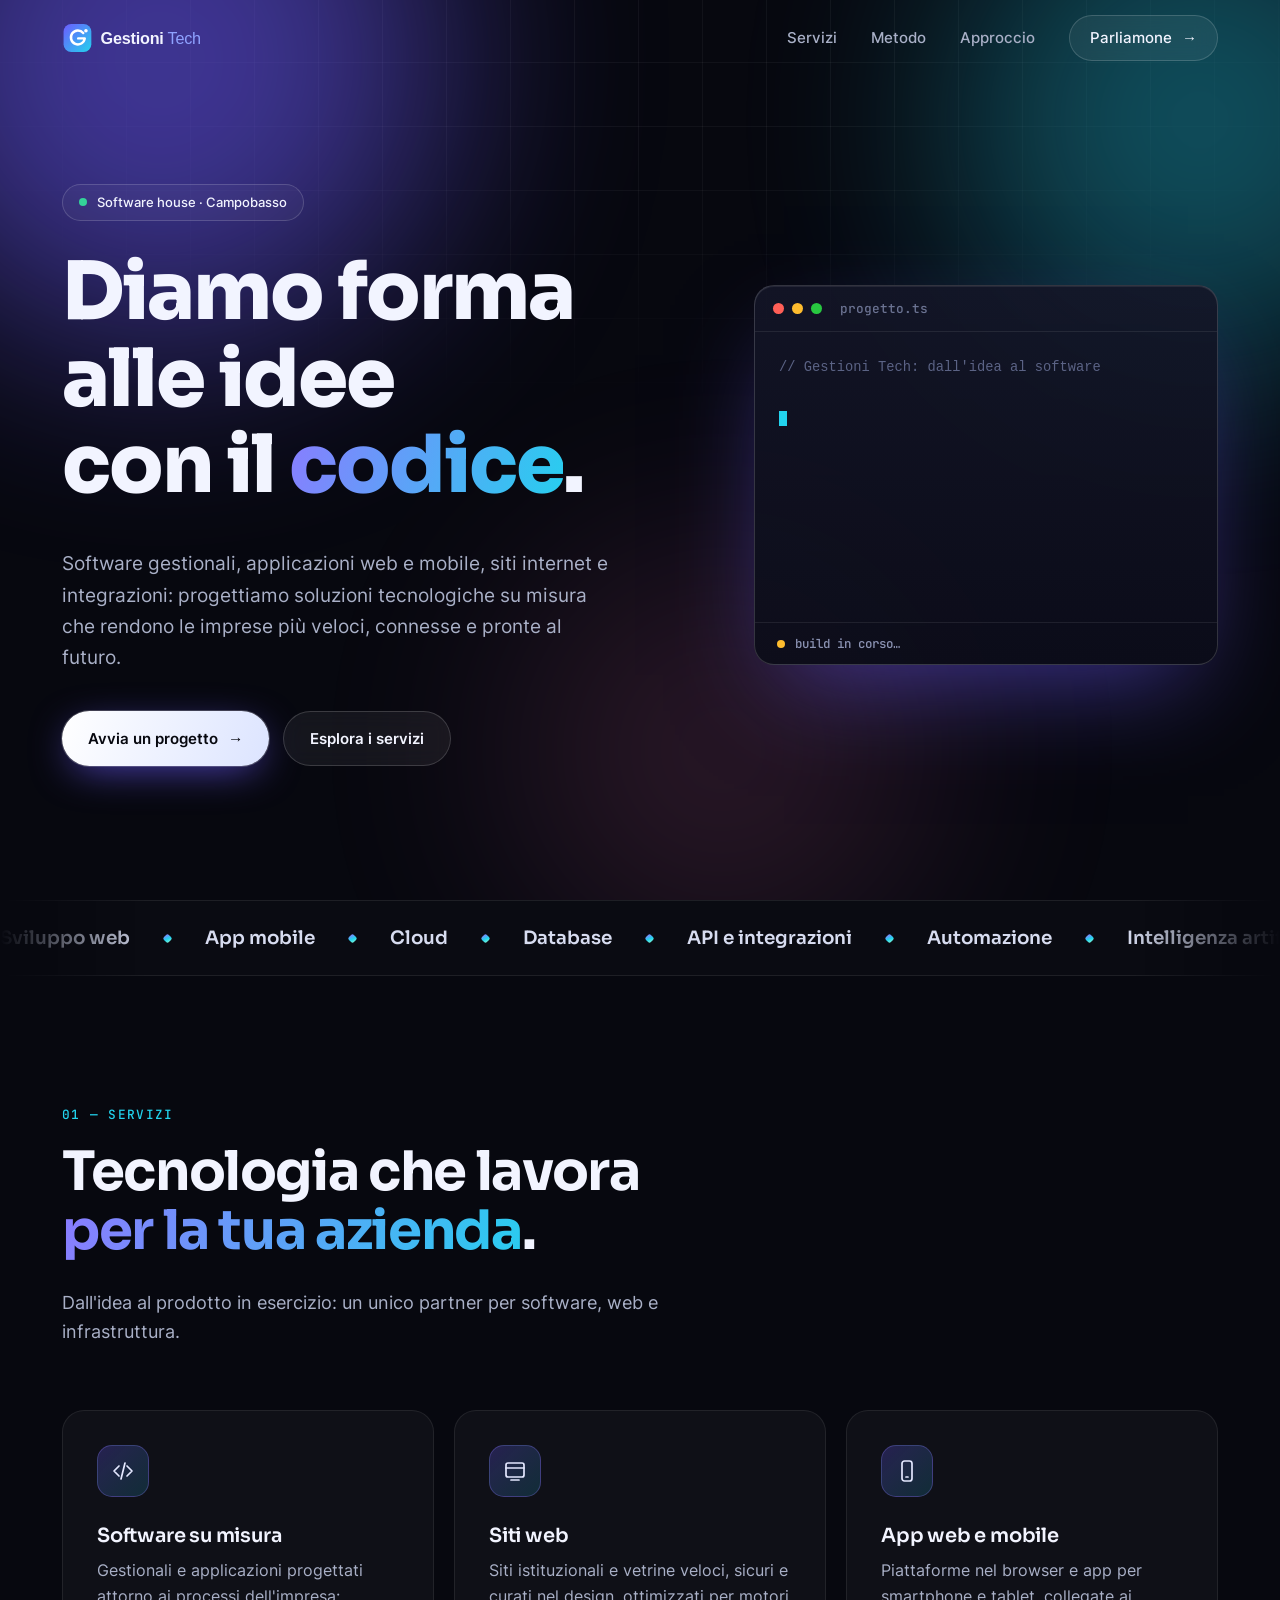
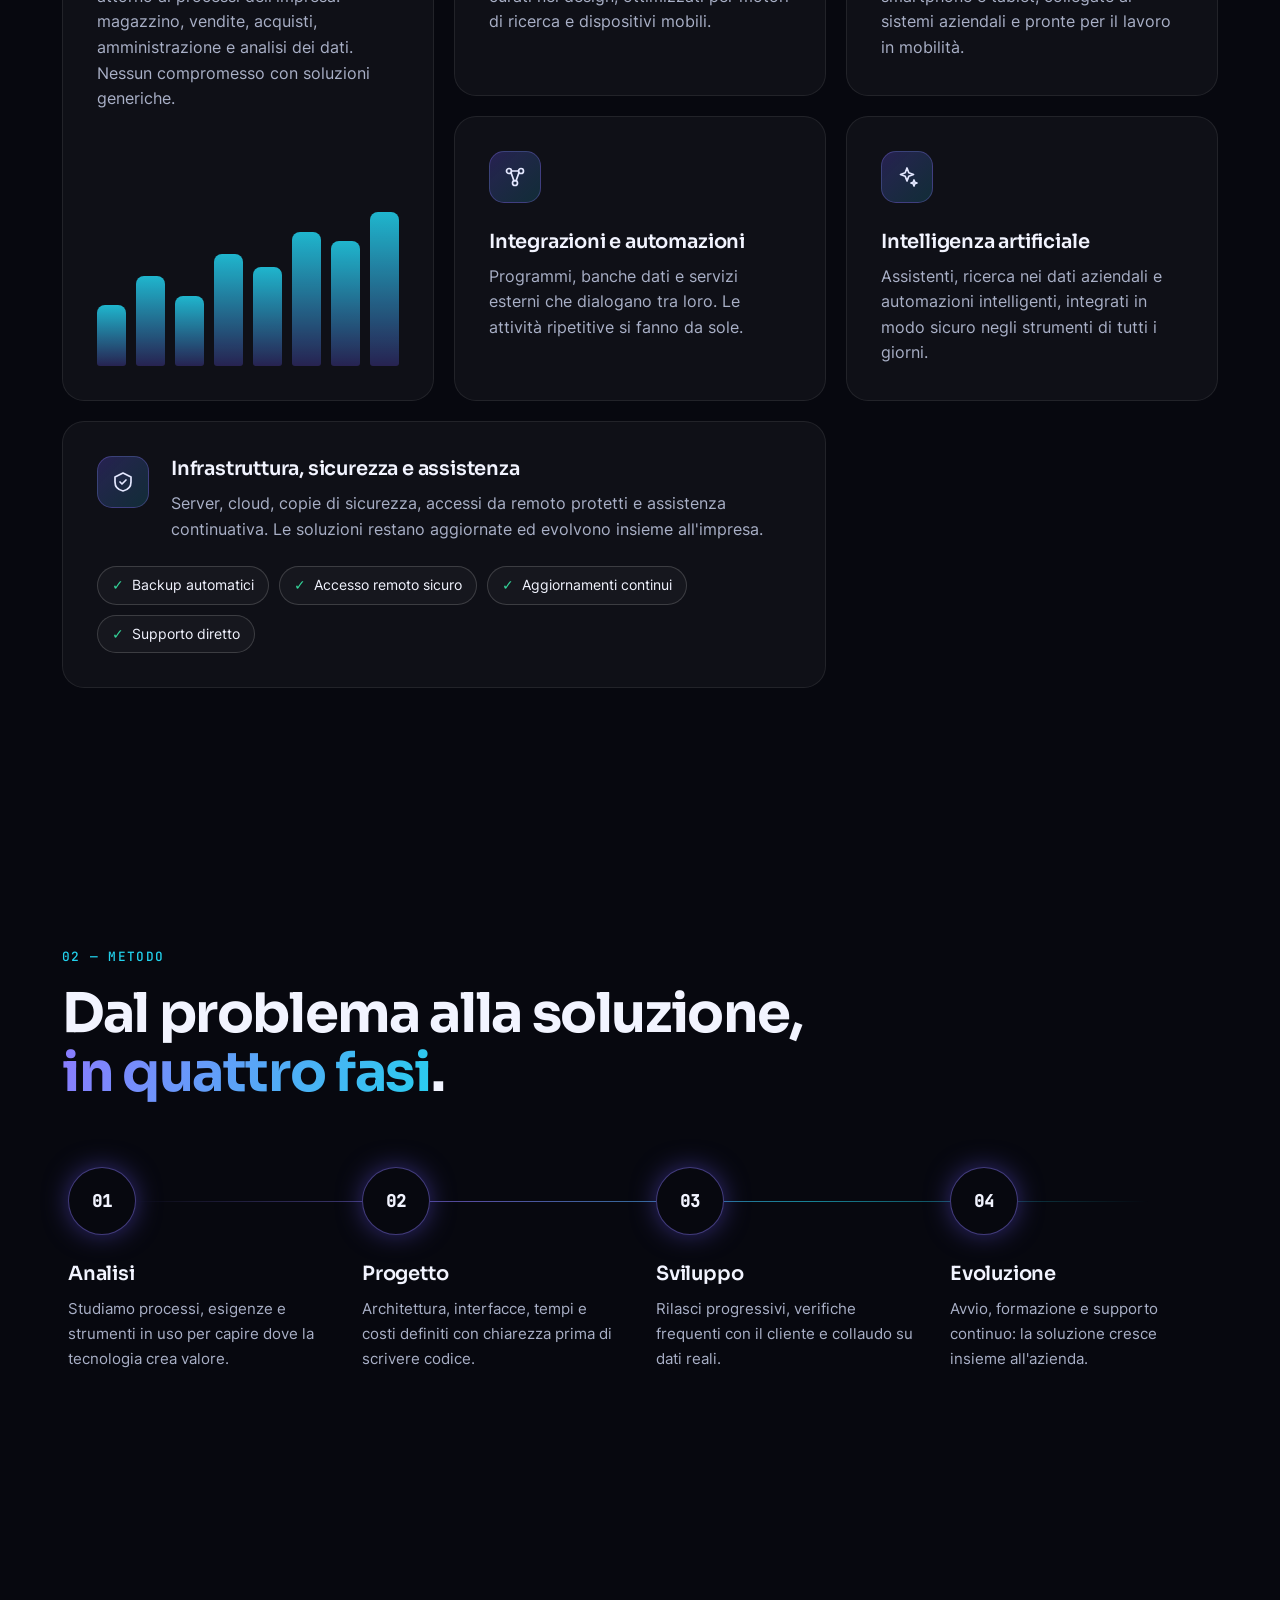
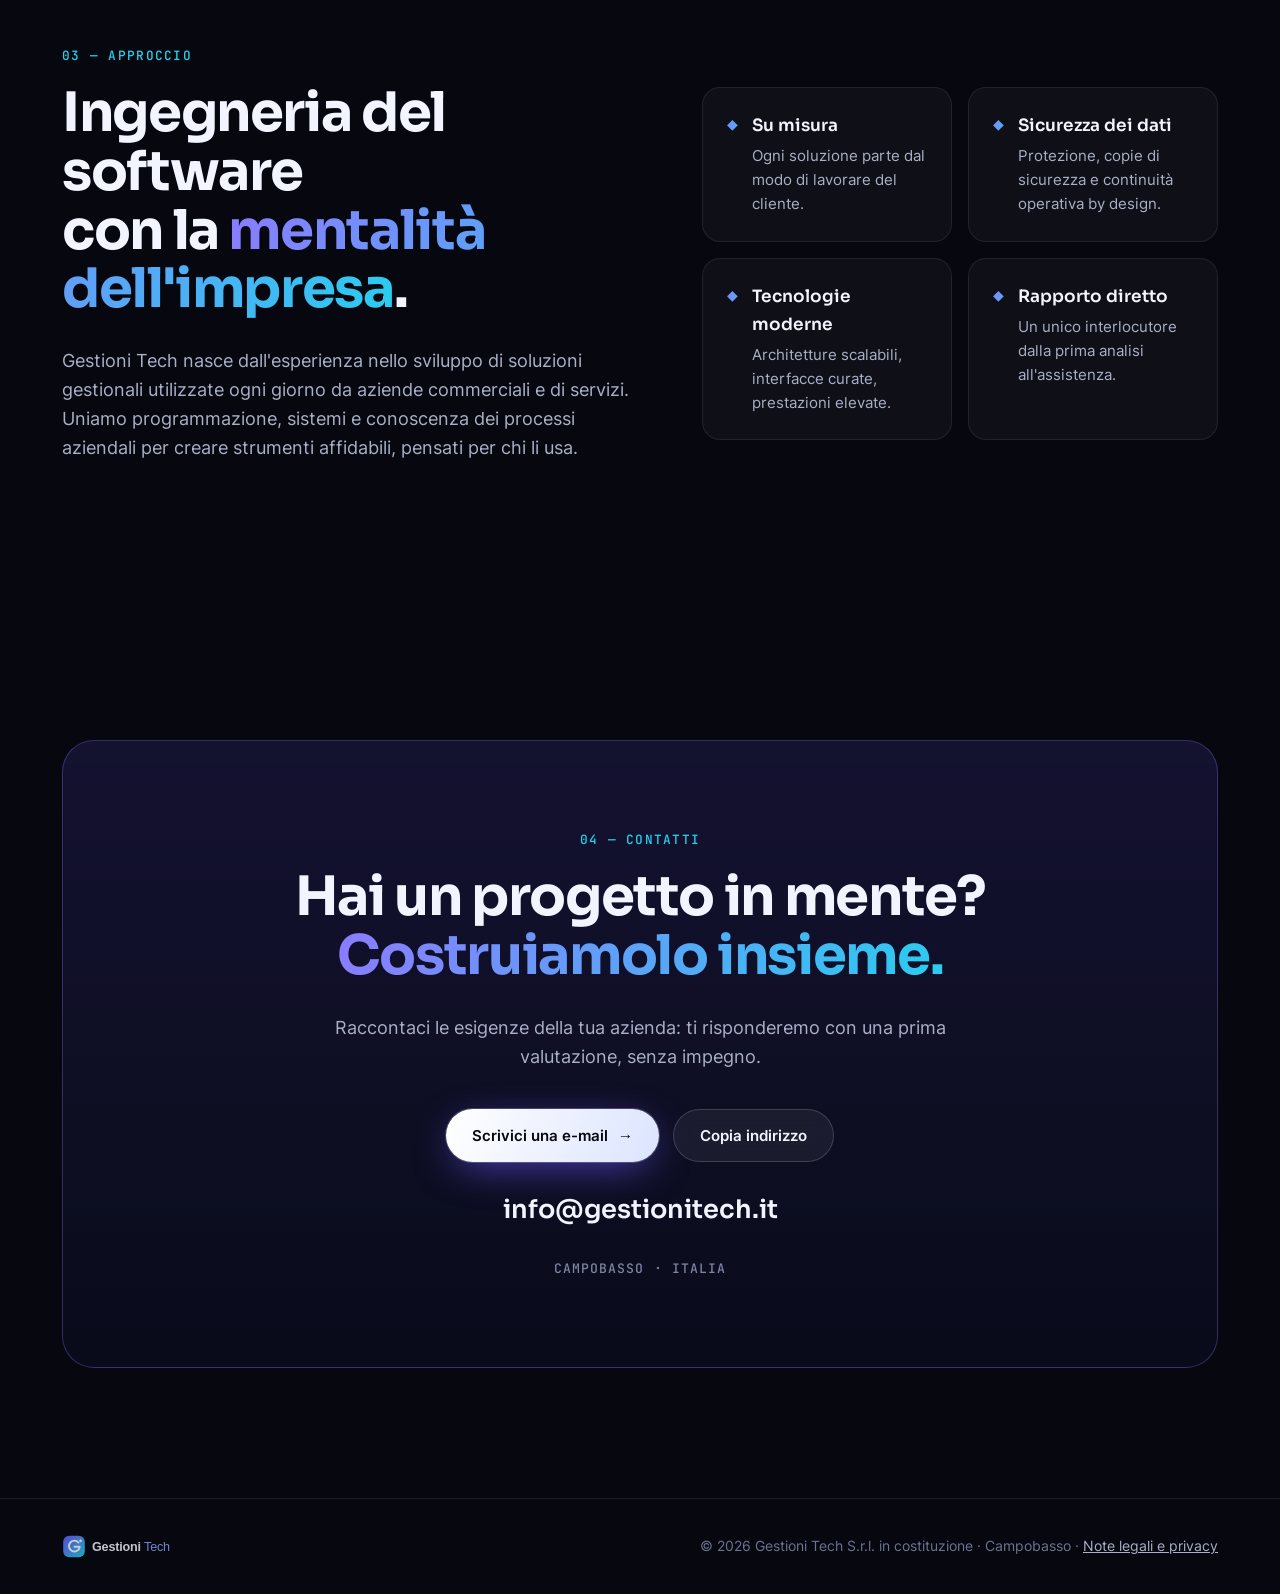
<file: index.html>
<!doctype html>
<html lang="it">
<head>
  <meta charset="utf-8">
  <meta name="viewport" content="width=device-width, initial-scale=1">
  <title>Gestioni Tech - Sviluppo software e soluzioni tecnologiche</title>
  <meta name="description" content="Gestioni Tech progetta e sviluppa software gestionali, applicazioni web e mobile, siti internet e soluzioni tecnologiche su misura per le imprese.">
  <meta name="theme-color" content="#07080F">
  <link rel="canonical" href="https://www.gestionitech.it/">
  <link rel="icon" href="img/logo.svg" type="image/svg+xml">
  <link rel="stylesheet" href="css/caratteri.css">
  <link rel="stylesheet" href="css/stile.css">
</head>
<body>

<div class="sfondo" aria-hidden="true">
  <div class="sfondo-griglia"></div>
  <div class="bagliore b1"></div>
  <div class="bagliore b2"></div>
  <div class="bagliore b3"></div>
</div>

<header class="testata" id="testata">
  <div class="contenitore testata-riga">
    <a href="#inizio" class="marchio"><img src="img/logo.svg" alt="Gestioni Tech" width="190" height="34"></a>
    <input type="checkbox" id="menu-apri" class="menu-apri" aria-label="Apri il menu">
    <label for="menu-apri" class="menu-pulsante" aria-hidden="true"><span></span></label>
    <nav class="menu">
      <a href="#servizi">Servizi</a>
      <a href="#metodo">Metodo</a>
      <a href="#approccio">Approccio</a>
      <a href="#contatti" class="pulsante pulsante-vetro">Parliamone <span class="freccia">&rarr;</span></a>
    </nav>
  </div>
</header>

<main id="inizio">

  <!-- Apertura -->
  <section class="apertura">
    <div class="contenitore apertura-griglia">
      <div class="apertura-testo">
        <p class="etichetta-pill rivela"><span class="punto"></span> Software house &middot; Campobasso</p>
        <h1 class="rivela">Diamo forma alle idee<br>con il <span class="sfumato">codice</span>.</h1>
        <p class="introduzione rivela">Software gestionali, applicazioni web e mobile, siti internet e integrazioni: progettiamo soluzioni tecnologiche su misura che rendono le imprese pi&ugrave; veloci, connesse e pronte al futuro.</p>
        <div class="azioni rivela">
          <a href="#contatti" class="pulsante pulsante-pieno">Avvia un progetto <span class="freccia">&rarr;</span></a>
          <a href="#servizi" class="pulsante pulsante-vetro">Esplora i servizi</a>
        </div>
      </div>

      <div class="terminale rivela" aria-hidden="true">
        <div class="terminale-barra">
          <span class="led r"></span><span class="led g"></span><span class="led v"></span>
          <span class="terminale-titolo">progetto.ts</span>
        </div>
        <pre class="terminale-codice"><code id="codice"></code><span class="cursore"></span></pre>
        <div class="terminale-stato">
          <span class="stato-punto"></span><span id="stato-testo">build in corso&hellip;</span>
        </div>
      </div>
    </div>
  </section>

  <!-- Nastro competenze -->
  <div class="nastro" aria-label="Competenze">
    <div class="nastro-pista">
      <span>Sviluppo web</span><i></i><span>App mobile</span><i></i><span>Cloud</span><i></i><span>Database</span><i></i><span>API e integrazioni</span><i></i><span>Automazione</span><i></i><span>Intelligenza artificiale</span><i></i><span>Sicurezza</span><i></i><span>UX / UI design</span><i></i>
      <span>Sviluppo web</span><i></i><span>App mobile</span><i></i><span>Cloud</span><i></i><span>Database</span><i></i><span>API e integrazioni</span><i></i><span>Automazione</span><i></i><span>Intelligenza artificiale</span><i></i><span>Sicurezza</span><i></i><span>UX / UI design</span><i></i>
    </div>
  </div>

  <!-- Servizi -->
  <section id="servizi" class="sezione">
    <div class="contenitore">
      <div class="intestazione rivela">
        <p class="sopratitolo">01 &mdash; Servizi</p>
        <h2>Tecnologia che lavora<br><span class="sfumato">per la tua azienda</span>.</h2>
        <p class="sottotitolo">Dall'idea al prodotto in esercizio: un unico partner per software, web e infrastruttura.</p>
      </div>

      <div class="bento">
        <article class="scheda grande rivela">
          <div class="icona"><svg viewBox="0 0 24 24"><path d="M8 7l-5 5 5 5M16 7l5 5-5 5M14 4l-4 16"/></svg></div>
          <h3>Software su misura</h3>
          <p>Gestionali e applicazioni progettati attorno ai processi dell'impresa: magazzino, vendite, acquisti, amministrazione e analisi dei dati. Nessun compromesso con soluzioni generiche.</p>
          <div class="mini-grafico" aria-hidden="true">
            <span style="--h:38%"></span><span style="--h:56%"></span><span style="--h:44%"></span><span style="--h:70%"></span><span style="--h:62%"></span><span style="--h:84%"></span><span style="--h:78%"></span><span style="--h:96%"></span>
          </div>
        </article>

        <article class="scheda rivela">
          <div class="icona"><svg viewBox="0 0 24 24"><rect x="3" y="4" width="18" height="14" rx="2"/><path d="M3 9h18M8 21h8"/></svg></div>
          <h3>Siti web</h3>
          <p>Siti istituzionali e vetrine veloci, sicuri e curati nel design, ottimizzati per motori di ricerca e dispositivi mobili.</p>
        </article>

        <article class="scheda rivela">
          <div class="icona"><svg viewBox="0 0 24 24"><rect x="7" y="2" width="10" height="20" rx="2.5"/><path d="M11 18h2"/></svg></div>
          <h3>App web e mobile</h3>
          <p>Piattaforme nel browser e app per smartphone e tablet, collegate ai sistemi aziendali e pronte per il lavoro in mobilit&agrave;.</p>
        </article>

        <article class="scheda rivela">
          <div class="icona"><svg viewBox="0 0 24 24"><circle cx="6" cy="6" r="2.5"/><circle cx="18" cy="6" r="2.5"/><circle cx="12" cy="18" r="2.5"/><path d="M8 7.5l3 8.5M16 7.5l-3 8.5M8.5 6h7"/></svg></div>
          <h3>Integrazioni e automazioni</h3>
          <p>Programmi, banche dati e servizi esterni che dialogano tra loro. Le attivit&agrave; ripetitive si fanno da sole.</p>
        </article>

        <article class="scheda rivela">
          <div class="icona"><svg viewBox="0 0 24 24"><path d="M12 3l1.8 4.7L18.5 9.5l-4.7 1.8L12 16l-1.8-4.7L5.5 9.5l4.7-1.8z"/><path d="M19 15l.8 2.2L22 18l-2.2.8L19 21l-.8-2.2L16 18l2.2-.8z"/></svg></div>
          <h3>Intelligenza artificiale</h3>
          <p>Assistenti, ricerca nei dati aziendali e automazioni intelligenti, integrati in modo sicuro negli strumenti di tutti i giorni.</p>
        </article>

        <article class="scheda larga rivela">
          <div class="icona"><svg viewBox="0 0 24 24"><path d="M12 3l8 4v5c0 5-3.5 8-8 9-4.5-1-8-4-8-9V7z"/><path d="M9 12l2 2 4-4"/></svg></div>
          <div>
            <h3>Infrastruttura, sicurezza e assistenza</h3>
            <p>Server, cloud, copie di sicurezza, accessi da remoto protetti e assistenza continuativa. Le soluzioni restano aggiornate ed evolvono insieme all'impresa.</p>
          </div>
          <ul class="spunte">
            <li>Backup automatici</li><li>Accesso remoto sicuro</li><li>Aggiornamenti continui</li><li>Supporto diretto</li>
          </ul>
        </article>
      </div>
    </div>
  </section>

  <!-- Metodo -->
  <section id="metodo" class="sezione">
    <div class="contenitore">
      <div class="intestazione rivela">
        <p class="sopratitolo">02 &mdash; Metodo</p>
        <h2>Dal problema alla soluzione,<br><span class="sfumato">in quattro fasi</span>.</h2>
      </div>
      <ol class="percorso">
        <li class="rivela"><span class="numero">01</span><h3>Analisi</h3><p>Studiamo processi, esigenze e strumenti in uso per capire dove la tecnologia crea valore.</p></li>
        <li class="rivela"><span class="numero">02</span><h3>Progetto</h3><p>Architettura, interfacce, tempi e costi definiti con chiarezza prima di scrivere codice.</p></li>
        <li class="rivela"><span class="numero">03</span><h3>Sviluppo</h3><p>Rilasci progressivi, verifiche frequenti con il cliente e collaudo su dati reali.</p></li>
        <li class="rivela"><span class="numero">04</span><h3>Evoluzione</h3><p>Avvio, formazione e supporto continuo: la soluzione cresce insieme all'azienda.</p></li>
      </ol>
    </div>
  </section>

  <!-- Approccio -->
  <section id="approccio" class="sezione">
    <div class="contenitore approccio">
      <div class="rivela">
        <p class="sopratitolo">03 &mdash; Approccio</p>
        <h2>Ingegneria del software<br>con la <span class="sfumato">mentalit&agrave; dell'impresa</span>.</h2>
        <p class="sottotitolo">Gestioni Tech nasce dall'esperienza nello sviluppo di soluzioni gestionali utilizzate ogni giorno da aziende commerciali e di servizi. Uniamo programmazione, sistemi e conoscenza dei processi aziendali per creare strumenti affidabili, pensati per chi li usa.</p>
      </div>
      <div class="pilastri">
        <div class="pilastro rivela"><span class="pilastro-icona">&#9670;</span><div><strong>Su misura</strong><p>Ogni soluzione parte dal modo di lavorare del cliente.</p></div></div>
        <div class="pilastro rivela"><span class="pilastro-icona">&#9670;</span><div><strong>Sicurezza dei dati</strong><p>Protezione, copie di sicurezza e continuit&agrave; operativa by design.</p></div></div>
        <div class="pilastro rivela"><span class="pilastro-icona">&#9670;</span><div><strong>Tecnologie moderne</strong><p>Architetture scalabili, interfacce curate, prestazioni elevate.</p></div></div>
        <div class="pilastro rivela"><span class="pilastro-icona">&#9670;</span><div><strong>Rapporto diretto</strong><p>Un unico interlocutore dalla prima analisi all'assistenza.</p></div></div>
      </div>
    </div>
  </section>

  <!-- Contatti -->
  <section id="contatti" class="sezione">
    <div class="contenitore">
      <div class="invito rivela">
        <div class="invito-luce" aria-hidden="true"></div>
        <p class="sopratitolo">04 &mdash; Contatti</p>
        <h2>Hai un progetto in mente?<br><span class="sfumato">Costruiamolo insieme.</span></h2>
        <p class="sottotitolo">Raccontaci le esigenze della tua azienda: ti risponderemo con una prima valutazione, senza impegno.</p>
        <div class="azioni centrate">
          <a href="mailto:info@gestionitech.it?subject=Richiesta%20informazioni" class="pulsante pulsante-pieno">Scrivici una e-mail <span class="freccia">&rarr;</span></a>
          <button type="button" class="pulsante pulsante-vetro" id="copia-email" data-email="info@gestionitech.it">Copia indirizzo</button>
        </div>
        <p class="invito-email">info@gestionitech.it</p>
        <p class="invito-sede">Campobasso &middot; Italia</p>
      </div>
    </div>
  </section>

</main>

<footer class="piede">
  <div class="contenitore piede-riga">
    <img src="img/logo.svg" alt="Gestioni Tech" width="150" height="27">
    <p>&copy; <span id="anno">2026</span> Gestioni Tech S.r.l. in costituzione &middot; Campobasso &middot; <a href="note-legali.html">Note legali e privacy</a></p>
  </div>
</footer>

<script src="js/sito.js" defer></script>
</body>
</html>
</file>
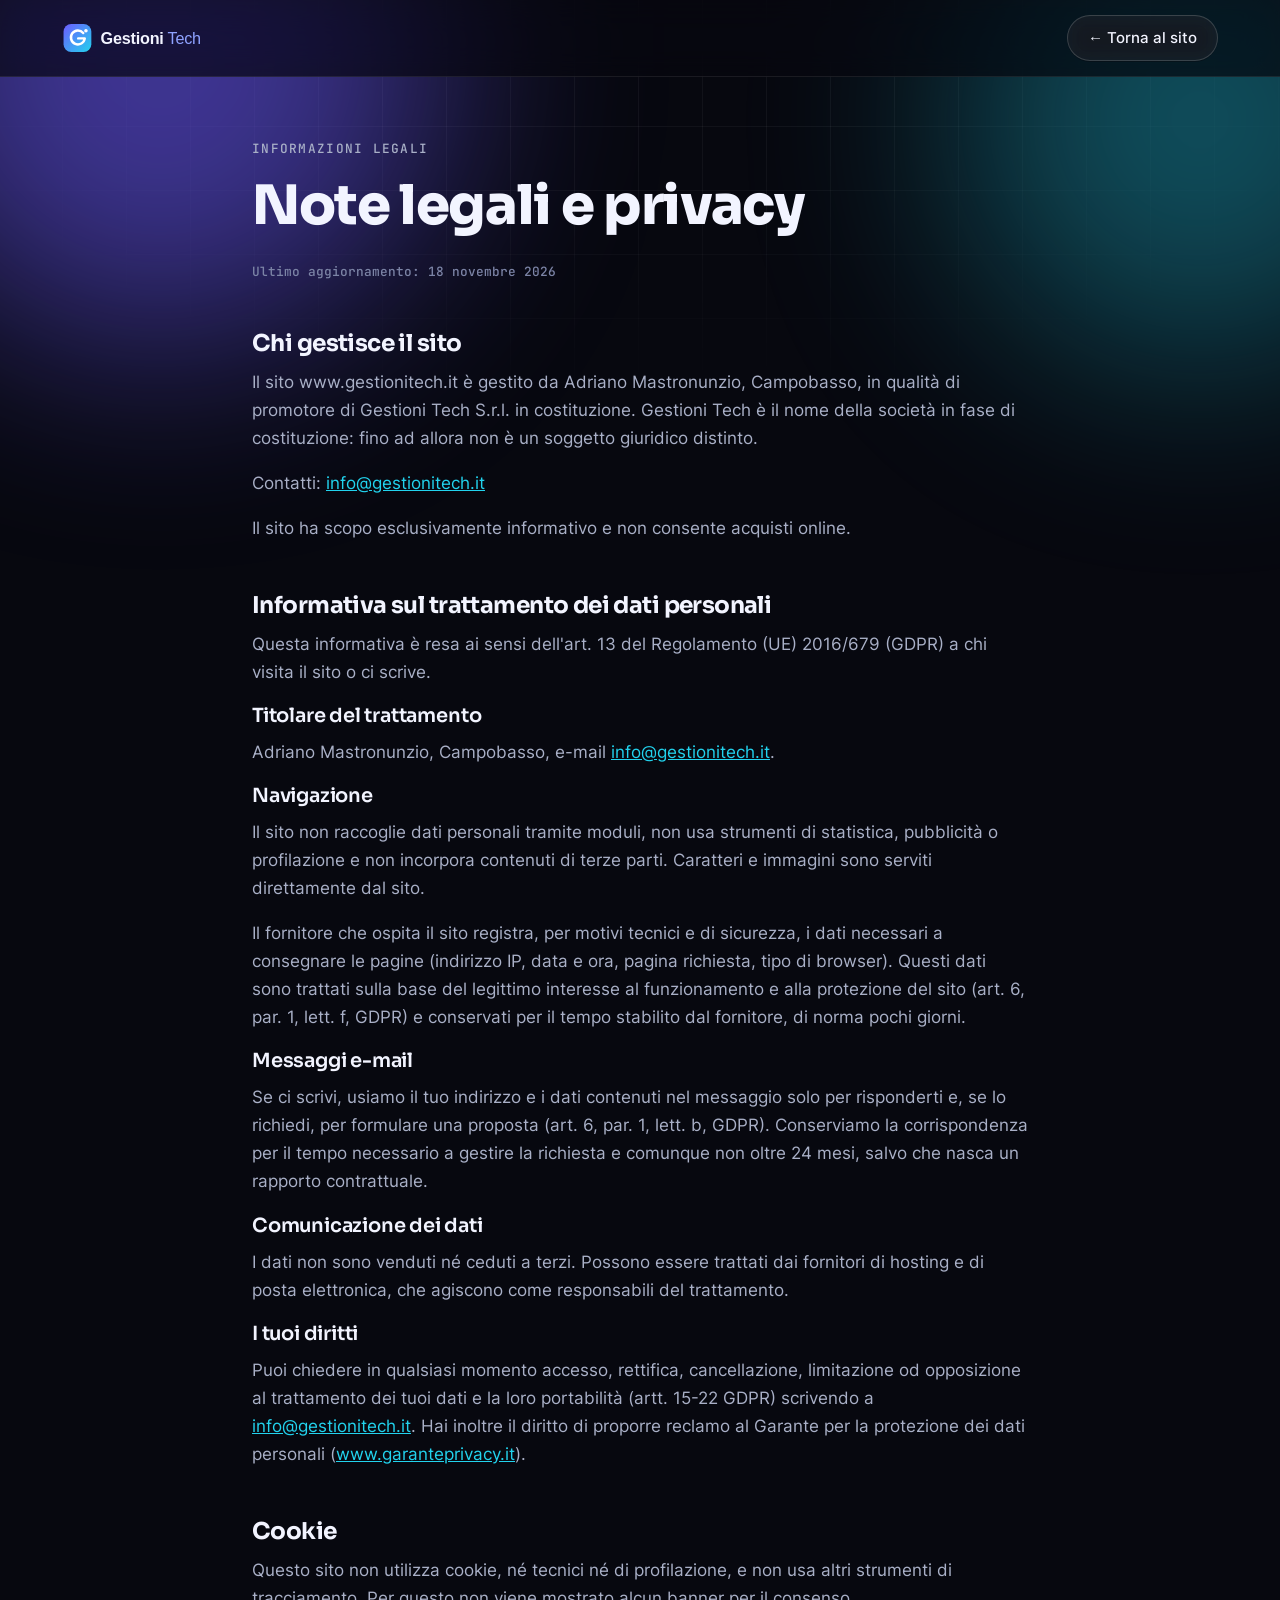
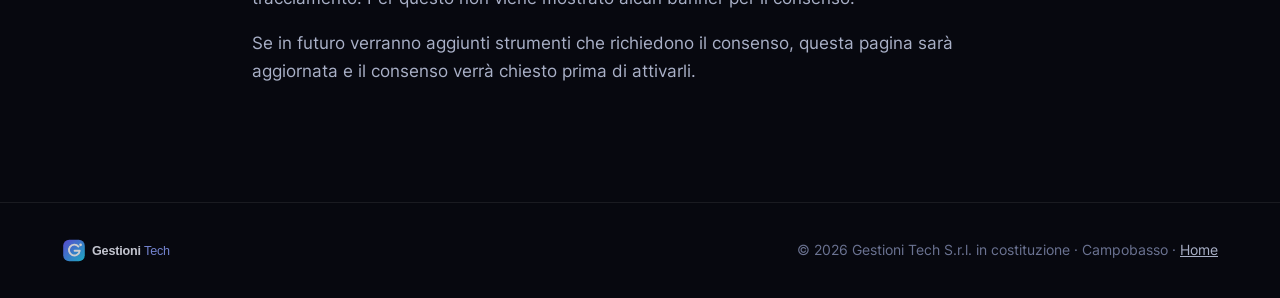
<file: note-legali.html>
<!doctype html>
<html lang="it">
<head>
  <meta charset="utf-8">
  <meta name="viewport" content="width=device-width, initial-scale=1">
  <title>Note legali e privacy - Gestioni Tech</title>
  <meta name="description" content="Note legali, informativa sul trattamento dei dati personali e cookie del sito www.gestionitech.it.">
  <meta name="theme-color" content="#07080F">
  <link rel="canonical" href="https://www.gestionitech.it/note-legali.html">
  <link rel="icon" href="img/logo.svg" type="image/svg+xml">
  <link rel="stylesheet" href="css/caratteri.css">
  <link rel="stylesheet" href="css/stile.css">
</head>
<body>

<div class="sfondo" aria-hidden="true">
  <div class="sfondo-griglia"></div>
  <div class="bagliore b1"></div>
  <div class="bagliore b2"></div>
</div>

<header class="testata scorsa">
  <div class="contenitore testata-riga">
    <a href="index.html" class="marchio"><img src="img/logo.svg" alt="Gestioni Tech" width="190" height="34"></a>
    <nav class="menu" style="opacity:1;transform:none;pointer-events:auto;position:static;flex-direction:row;padding:0;background:none;border:0">
      <a href="index.html" class="pulsante pulsante-vetro">&larr; Torna al sito</a>
    </nav>
  </div>
</header>

<main class="pagina-testo">
  <div class="contenitore">
    <p class="sopratitolo">Informazioni legali</p>
    <h1>Note legali e privacy</h1>
    <p class="aggiornata">Ultimo aggiornamento: 18 novembre 2026</p>

    <h2>Chi gestisce il sito</h2>
    <p>Il sito www.gestionitech.it &egrave; gestito da Adriano Mastronunzio, Campobasso, in qualit&agrave; di promotore di Gestioni Tech S.r.l. in costituzione. Gestioni Tech &egrave; il nome della societ&agrave; in fase di costituzione: fino ad allora non &egrave; un soggetto giuridico distinto.</p>
    <p>Contatti: <a href="mailto:info@gestionitech.it">info@gestionitech.it</a></p>
    <p>Il sito ha scopo esclusivamente informativo e non consente acquisti online.</p>

    <h2>Informativa sul trattamento dei dati personali</h2>
    <p>Questa informativa &egrave; resa ai sensi dell'art. 13 del Regolamento (UE) 2016/679 (GDPR) a chi visita il sito o ci scrive.</p>

    <h3>Titolare del trattamento</h3>
    <p>Adriano Mastronunzio, Campobasso, e-mail <a href="mailto:info@gestionitech.it">info@gestionitech.it</a>.</p>

    <h3>Navigazione</h3>
    <p>Il sito non raccoglie dati personali tramite moduli, non usa strumenti di statistica, pubblicit&agrave; o profilazione e non incorpora contenuti di terze parti. Caratteri e immagini sono serviti direttamente dal sito.</p>
    <p>Il fornitore che ospita il sito registra, per motivi tecnici e di sicurezza, i dati necessari a consegnare le pagine (indirizzo IP, data e ora, pagina richiesta, tipo di browser). Questi dati sono trattati sulla base del legittimo interesse al funzionamento e alla protezione del sito (art. 6, par. 1, lett. f, GDPR) e conservati per il tempo stabilito dal fornitore, di norma pochi giorni.</p>

    <h3>Messaggi e-mail</h3>
    <p>Se ci scrivi, usiamo il tuo indirizzo e i dati contenuti nel messaggio solo per risponderti e, se lo richiedi, per formulare una proposta (art. 6, par. 1, lett. b, GDPR). Conserviamo la corrispondenza per il tempo necessario a gestire la richiesta e comunque non oltre 24 mesi, salvo che nasca un rapporto contrattuale.</p>

    <h3>Comunicazione dei dati</h3>
    <p>I dati non sono venduti n&eacute; ceduti a terzi. Possono essere trattati dai fornitori di hosting e di posta elettronica, che agiscono come responsabili del trattamento.</p>

    <h3>I tuoi diritti</h3>
    <p>Puoi chiedere in qualsiasi momento accesso, rettifica, cancellazione, limitazione od opposizione al trattamento dei tuoi dati e la loro portabilit&agrave; (artt. 15-22 GDPR) scrivendo a <a href="mailto:info@gestionitech.it">info@gestionitech.it</a>. Hai inoltre il diritto di proporre reclamo al Garante per la protezione dei dati personali (<a href="https://www.garanteprivacy.it" rel="noopener">www.garanteprivacy.it</a>).</p>

    <h2>Cookie</h2>
    <p>Questo sito non utilizza cookie, n&eacute; tecnici n&eacute; di profilazione, e non usa altri strumenti di tracciamento. Per questo non viene mostrato alcun banner per il consenso.</p>
    <p>Se in futuro verranno aggiunti strumenti che richiedono il consenso, questa pagina sar&agrave; aggiornata e il consenso verr&agrave; chiesto prima di attivarli.</p>
  </div>
</main>

<footer class="piede">
  <div class="contenitore piede-riga">
    <img src="img/logo.svg" alt="Gestioni Tech" width="150" height="27">
    <p>&copy; 2026 Gestioni Tech S.r.l. in costituzione &middot; Campobasso &middot; <a href="index.html">Home</a></p>
  </div>
</footer>

</body>
</html>
</file>
<file: css/caratteri.css>
@font-face { font-family: "Inter"; font-style: normal; font-weight: 400; font-display: swap; src: url("../fonts/inter-latin-400-normal.woff2") format("woff2"); }
@font-face { font-family: "Inter"; font-style: normal; font-weight: 500; font-display: swap; src: url("../fonts/inter-latin-500-normal.woff2") format("woff2"); }
@font-face { font-family: "Inter"; font-style: normal; font-weight: 600; font-display: swap; src: url("../fonts/inter-latin-600-normal.woff2") format("woff2"); }
@font-face { font-family: "Sora"; font-style: normal; font-weight: 500; font-display: swap; src: url("../fonts/sora-latin-500-normal.woff2") format("woff2"); }
@font-face { font-family: "Sora"; font-style: normal; font-weight: 600; font-display: swap; src: url("../fonts/sora-latin-600-normal.woff2") format("woff2"); }
@font-face { font-family: "Sora"; font-style: normal; font-weight: 700; font-display: swap; src: url("../fonts/sora-latin-700-normal.woff2") format("woff2"); }
@font-face { font-family: "Sora"; font-style: normal; font-weight: 800; font-display: swap; src: url("../fonts/sora-latin-800-normal.woff2") format("woff2"); }
@font-face { font-family: "JetBrains Mono"; font-style: normal; font-weight: 400; font-display: swap; src: url("../fonts/jetbrains-mono-latin-400-normal.woff2") format("woff2"); }
@font-face { font-family: "JetBrains Mono"; font-style: normal; font-weight: 500; font-display: swap; src: url("../fonts/jetbrains-mono-latin-500-normal.woff2") format("woff2"); }
</file>
<file: css/stile.css>
:root {
  --fondo: #07080F;
  --superficie: rgba(255, 255, 255, .035);
  --superficie-forte: rgba(255, 255, 255, .06);
  --bordo: rgba(255, 255, 255, .08);
  --bordo-forte: rgba(255, 255, 255, .16);
  --testo: #A9B0C7;
  --titolo: #F2F4FF;
  --viola: #6D5BFF;
  --ciano: #22D3EE;
  --rosa: #F472B6;
  --sfumatura: linear-gradient(110deg, #8B7BFF 0%, #22D3EE 55%, #7CF5D6 100%);
  --raggio: 22px;
  --titoli: Sora, Inter, "Segoe UI", sans-serif;
}

* { box-sizing: border-box; }
html { scroll-behavior: smooth; }
body {
  margin: 0;
  font-family: Inter, "Segoe UI", Arial, sans-serif;
  color: var(--testo);
  background: var(--fondo);
  line-height: 1.65;
  font-size: 17px;
  -webkit-font-smoothing: antialiased;
  overflow-x: hidden;
}
::selection { background: rgba(109, 91, 255, .45); color: #fff; }
img { max-width: 100%; display: block; }
a { color: inherit; }
h1, h2, h3 { font-family: var(--titoli); color: var(--titolo); line-height: 1.08; margin: 0 0 .5em; letter-spacing: -.025em; }
h1 { font-size: clamp(2.6rem, 6.4vw, 5rem); font-weight: 800; }
h2 { font-size: clamp(2rem, 4.4vw, 3.4rem); font-weight: 700; }
h3 { font-size: 1.22rem; font-weight: 600; letter-spacing: -.01em; line-height: 1.3; }
p { margin: 0 0 1em; }

.contenitore { width: 100%; max-width: 1200px; margin: 0 auto; padding: 0 22px; position: relative; }
.sfumato { background: var(--sfumatura); -webkit-background-clip: text; background-clip: text; color: transparent; background-size: 200% auto; animation: scorri-sfumatura 8s linear infinite; }
@keyframes scorri-sfumatura { to { background-position: 200% center; } }

/* Sfondo */
.sfondo { position: fixed; inset: 0; z-index: -1; pointer-events: none; overflow: hidden; }
.sfondo-griglia {
  position: absolute; inset: -2px;
  background-image: linear-gradient(rgba(255,255,255,.045) 1px, transparent 1px), linear-gradient(90deg, rgba(255,255,255,.045) 1px, transparent 1px);
  background-size: 64px 64px;
  mask-image: radial-gradient(ellipse 80% 60% at 50% 0%, #000 30%, transparent 75%);
  -webkit-mask-image: radial-gradient(ellipse 80% 60% at 50% 0%, #000 30%, transparent 75%);
}
.bagliore { position: absolute; border-radius: 50%; filter: blur(110px); opacity: .55; animation: fluttua 18s ease-in-out infinite alternate; }
.b1 { width: 560px; height: 560px; background: var(--viola); top: -220px; left: -120px; }
.b2 { width: 480px; height: 480px; background: var(--ciano); top: -120px; right: -160px; opacity: .35; animation-delay: -6s; }
.b3 { width: 420px; height: 420px; background: var(--rosa); top: 60vh; left: 40%; opacity: .14; animation-delay: -12s; }
@keyframes fluttua { to { transform: translate(60px, 80px) scale(1.12); } }

/* Testata */
.testata { position: fixed; top: 0; left: 0; right: 0; z-index: 20; transition: background .3s, border-color .3s, backdrop-filter .3s; border-bottom: 1px solid transparent; }
.testata.scorsa { background: rgba(7, 8, 15, .72); backdrop-filter: blur(16px) saturate(1.4); -webkit-backdrop-filter: blur(16px) saturate(1.4); border-bottom-color: var(--bordo); }
.testata-riga { display: flex; align-items: center; justify-content: space-between; height: 76px; }
.marchio img { height: 34px; width: auto; }
.menu { display: flex; align-items: center; gap: 34px; }
.menu a { color: var(--testo); text-decoration: none; font-weight: 500; font-size: .94rem; transition: color .2s; }
.menu a:hover { color: var(--titolo); }
.menu-apri, .menu-pulsante { display: none; }

/* Pulsanti */
.pulsante { display: inline-flex; align-items: center; gap: 10px; padding: 14px 26px; border-radius: 999px; font-weight: 600; font-size: .96rem; text-decoration: none; transition: transform .2s, box-shadow .25s, background .25s, border-color .25s; cursor: pointer; }
.pulsante .freccia { transition: transform .2s; }
.pulsante:hover .freccia { transform: translateX(4px); }
.pulsante-pieno { color: #07080F !important; background: linear-gradient(110deg, #fff, #DCE4FF); box-shadow: 0 0 0 1px rgba(255,255,255,.2), 0 10px 40px -10px rgba(109,91,255,.8); }
.pulsante-pieno:hover { transform: translateY(-2px); box-shadow: 0 0 0 1px rgba(255,255,255,.3), 0 16px 50px -10px rgba(34,211,238,.8); }
.pulsante-vetro { color: var(--titolo) !important; background: var(--superficie-forte); border: 1px solid var(--bordo-forte); backdrop-filter: blur(10px); }
.pulsante-vetro:hover { background: rgba(255,255,255,.1); border-color: rgba(255,255,255,.28); }
.menu .pulsante { padding: 10px 20px; }

/* Apertura */
.apertura { min-height: 100vh; display: flex; align-items: center; padding: 130px 0 80px; }
.apertura-griglia { display: grid; grid-template-columns: 1.15fr .85fr; gap: 64px; align-items: center; }
.etichetta-pill { display: inline-flex; align-items: center; gap: 10px; padding: 7px 16px; border-radius: 999px; border: 1px solid var(--bordo-forte); background: var(--superficie); font-size: .82rem; font-weight: 500; color: var(--titolo); margin-bottom: 28px; }
.punto { width: 8px; height: 8px; border-radius: 50%; background: #34D399; box-shadow: 0 0 0 0 rgba(52,211,153,.6); animation: pulsa 2s infinite; }
@keyframes pulsa { 70% { box-shadow: 0 0 0 10px rgba(52,211,153,0); } 100% { box-shadow: 0 0 0 0 rgba(52,211,153,0); } }
.introduzione { font-size: 1.18rem; max-width: 560px; margin: 8px 0 38px; }
.azioni { display: flex; flex-wrap: wrap; gap: 14px; }
.azioni.centrate { justify-content: center; }

/* Terminale */
.terminale { border-radius: 20px; background: linear-gradient(180deg, rgba(20,22,40,.9), rgba(12,13,26,.92)); border: 1px solid var(--bordo-forte); box-shadow: 0 40px 100px -30px rgba(109,91,255,.55), inset 0 1px 0 rgba(255,255,255,.08); overflow: hidden; transform: perspective(1200px) rotateY(-8deg) rotateX(4deg); transition: transform .6s cubic-bezier(.2,.8,.2,1); }
.terminale:hover { transform: perspective(1200px) rotateY(0) rotateX(0); }
.terminale-barra { display: flex; align-items: center; gap: 8px; padding: 14px 18px; border-bottom: 1px solid var(--bordo); }
.led { width: 11px; height: 11px; border-radius: 50%; }
.led.r { background: #FF5F57; } .led.g { background: #FEBC2E; } .led.v { background: #28C840; }
.terminale-titolo { margin-left: 10px; font: 500 .8rem "JetBrains Mono", monospace; color: #6B7392; }
.terminale-codice { margin: 0; padding: 22px 24px; min-height: 290px; font: 400 .86rem/1.75 "JetBrains Mono", Consolas, monospace; color: #C9D1F0; white-space: pre-wrap; }
.cursore { display: inline-block; width: 8px; height: 1.1em; background: var(--ciano); vertical-align: -3px; animation: lampeggia 1s steps(1) infinite; }
@keyframes lampeggia { 50% { opacity: 0; } }
.k { color: #A78BFA; } .f { color: #22D3EE; } .s { color: #7CF5D6; } .c { color: #5B6385; } .n { color: #F472B6; }
.terminale-stato { display: flex; align-items: center; gap: 10px; padding: 12px 22px; border-top: 1px solid var(--bordo); font: 500 .78rem "JetBrains Mono", monospace; color: #8B93B3; }
.stato-punto { width: 8px; height: 8px; border-radius: 50%; background: #FEBC2E; transition: background .3s; }
.terminale.pronto .stato-punto { background: #34D399; box-shadow: 0 0 12px #34D399; }

/* Nastro */
.nastro { border-block: 1px solid var(--bordo); background: rgba(255,255,255,.015); overflow: hidden; padding: 22px 0; mask-image: linear-gradient(90deg, transparent, #000 12%, #000 88%, transparent); -webkit-mask-image: linear-gradient(90deg, transparent, #000 12%, #000 88%, transparent); }
.nastro-pista { display: flex; align-items: center; gap: 34px; width: max-content; animation: nastro 38s linear infinite; }
.nastro span { font-family: var(--titoli); font-size: 1.15rem; font-weight: 600; color: #D7DCF0; white-space: nowrap; }
.nastro i { width: 7px; height: 7px; border-radius: 2px; background: var(--sfumatura); transform: rotate(45deg); flex: none; }
@keyframes nastro { to { transform: translateX(-50%); } }

/* Sezioni */
.sezione { padding: 130px 0; }
.intestazione { max-width: 760px; margin-bottom: 64px; }
.sopratitolo { font: 500 .8rem "JetBrains Mono", monospace; color: var(--ciano); letter-spacing: .1em; text-transform: uppercase; margin-bottom: 20px; }
.sottotitolo { font-size: 1.1rem; max-width: 620px; }

/* Bento */
.bento { display: grid; grid-template-columns: repeat(3, 1fr); gap: 20px; }
.scheda { --x: 50%; --y: 50%; position: relative; padding: 34px; border-radius: var(--raggio); background: var(--superficie); border: 1px solid var(--bordo); overflow: hidden; transition: border-color .3s, transform .3s; isolation: isolate; }
.scheda::before { content: ""; position: absolute; inset: 0; z-index: -1; background: radial-gradient(420px circle at var(--x) var(--y), rgba(109,91,255,.18), transparent 45%); opacity: 0; transition: opacity .3s; }
.scheda:hover { border-color: rgba(139,123,255,.35); transform: translateY(-3px); }
.scheda:hover::before { opacity: 1; }
.scheda p { font-size: .97rem; margin: 0; }
.scheda.grande { grid-row: span 2; display: flex; flex-direction: column; }
.scheda.larga { grid-column: span 2; display: grid; grid-template-columns: auto 1fr; gap: 0 22px; align-items: start; }
.scheda.larga .icona { margin: 0; }
.scheda.larga .spunte { grid-column: 1 / -1; }
.icona { width: 52px; height: 52px; border-radius: 15px; display: grid; place-items: center; margin-bottom: 26px; background: linear-gradient(135deg, rgba(109,91,255,.25), rgba(34,211,238,.15)); border: 1px solid rgba(139,123,255,.3); }
.icona svg { width: 24px; height: 24px; fill: none; stroke: #E4E8FF; stroke-width: 1.7; stroke-linecap: round; stroke-linejoin: round; }
.mini-grafico { margin-top: auto; padding-top: 40px; display: flex; align-items: flex-end; gap: 10px; height: 200px; }
.mini-grafico span { flex: 1; height: var(--h); border-radius: 8px 8px 3px 3px; background: linear-gradient(180deg, rgba(34,211,238,.85), rgba(109,91,255,.25)); transform-origin: bottom; transform: scaleY(.1); transition: transform 1s cubic-bezier(.2,.8,.2,1); }
.mini-grafico span:nth-child(n) { transition-delay: calc(var(--i, 0) * 70ms); }
.visibile .mini-grafico span { transform: scaleY(1); }
.spunte { list-style: none; margin: 24px 0 0; padding: 0; display: flex; flex-wrap: wrap; gap: 10px; }
.spunte li { padding: 7px 14px; border-radius: 999px; border: 1px solid var(--bordo-forte); font-size: .85rem; color: var(--titolo); background: rgba(255,255,255,.03); }
.spunte li::before { content: "\2713"; color: #34D399; margin-right: 8px; }

/* Percorso */
.percorso { list-style: none; padding: 0; margin: 0; display: grid; grid-template-columns: repeat(4, 1fr); gap: 20px; position: relative; }
.percorso::before { content: ""; position: absolute; top: 34px; left: 6%; right: 6%; height: 1px; background: linear-gradient(90deg, transparent, rgba(139,123,255,.6), rgba(34,211,238,.6), transparent); }
.percorso li { position: relative; padding: 0 6px; }
.numero { position: relative; display: grid; place-items: center; width: 68px; height: 68px; border-radius: 50%; margin-bottom: 26px; font: 600 1.05rem "JetBrains Mono", monospace; color: var(--titolo); background: var(--fondo); border: 1px solid rgba(139,123,255,.45); box-shadow: 0 0 30px -6px rgba(109,91,255,.7); }
.percorso p { font-size: .96rem; }

/* Approccio */
.approccio { display: grid; grid-template-columns: 1.05fr .95fr; gap: 70px; align-items: center; }
.pilastri { display: grid; grid-template-columns: 1fr 1fr; gap: 16px; }
.pilastro { display: flex; gap: 14px; padding: 24px; border-radius: 18px; background: var(--superficie); border: 1px solid var(--bordo); transition: border-color .3s, background .3s; }
.pilastro:hover { border-color: rgba(34,211,238,.35); background: rgba(34,211,238,.04); }
.pilastro-icona { font-size: .9rem; background: var(--sfumatura); -webkit-background-clip: text; background-clip: text; color: transparent; line-height: 1.6; }
.pilastro strong { display: block; font-family: var(--titoli); color: var(--titolo); font-weight: 600; margin-bottom: 4px; }
.pilastro p { margin: 0; font-size: .92rem; }

/* Invito */
.invito { position: relative; text-align: center; padding: 90px 30px; border-radius: 32px; overflow: hidden; background: linear-gradient(180deg, rgba(25,22,60,.75), rgba(10,12,28,.9)); border: 1px solid rgba(139,123,255,.3); }
.invito .sottotitolo { margin: 0 auto 38px; }
.invito-luce { position: absolute; inset: auto -20% -60% -20%; height: 90%; background: radial-gradient(closest-side, rgba(109,91,255,.55), rgba(34,211,238,.18), transparent); filter: blur(30px); pointer-events: none; }
.invito > * { position: relative; }
.invito-sede { margin: 30px 0 0; font: 500 .82rem "JetBrains Mono", monospace; color: #7C84A6; letter-spacing: .08em; text-transform: uppercase; }

/* Piede */
.piede { border-top: 1px solid var(--bordo); padding: 34px 0; font-size: .86rem; color: #6B7392; }
.piede-riga { display: flex; justify-content: space-between; align-items: center; flex-wrap: wrap; gap: 16px; }
.piede p { margin: 0; text-align: right; }
.piede img { opacity: .8; }

/* Comparsa allo scorrimento */
.rivela { opacity: 0; transform: translateY(28px); transition: opacity .9s cubic-bezier(.2,.8,.2,1), transform .9s cubic-bezier(.2,.8,.2,1); }
.rivela.visibile { opacity: 1; transform: none; }

/* Tablet */
@media (max-width: 980px) {
  .apertura-griglia, .approccio { grid-template-columns: 1fr; gap: 56px; }
  .terminale { transform: none; }
  .bento { grid-template-columns: 1fr 1fr; }
  .scheda.grande { grid-row: auto; grid-column: span 2; }
  .percorso { grid-template-columns: 1fr 1fr; gap: 40px 20px; }
  .percorso::before { display: none; }
  .sezione { padding: 96px 0; }
}

/* Telefono */
@media (max-width: 720px) {
  body { font-size: 16px; }
  .menu-pulsante { display: block; width: 42px; height: 42px; cursor: pointer; position: relative; border-radius: 12px; border: 1px solid var(--bordo-forte); background: var(--superficie); }
  .menu-pulsante span, .menu-pulsante span::before, .menu-pulsante span::after { position: absolute; left: 10px; width: 20px; height: 2px; border-radius: 2px; background: var(--titolo); content: ""; transition: transform .25s, opacity .25s; }
  .menu-pulsante span { top: 19px; }
  .menu-pulsante span::before { top: -6px; left: 0; }
  .menu-pulsante span::after { top: 6px; left: 0; }
  .menu-apri:checked + .menu-pulsante span { background: transparent; }
  .menu-apri:checked + .menu-pulsante span::before { transform: translateY(6px) rotate(45deg); }
  .menu-apri:checked + .menu-pulsante span::after { transform: translateY(-6px) rotate(-45deg); }
  .menu { position: absolute; top: 76px; left: 0; right: 0; flex-direction: column; align-items: stretch; gap: 0; padding: 10px 22px 24px; background: rgba(7,8,15,.96); backdrop-filter: blur(16px); border-bottom: 1px solid var(--bordo); transform: translateY(-12px); opacity: 0; pointer-events: none; transition: opacity .25s, transform .25s; }
  .menu a { padding: 14px 0; font-size: 1rem; border-bottom: 1px solid var(--bordo); }
  .menu .pulsante { justify-content: center; margin-top: 16px; border-bottom: 1px solid var(--bordo-forte); }
  .menu-apri:checked ~ .menu { opacity: 1; transform: none; pointer-events: auto; }
  .testata:has(.menu-apri:checked) { background: rgba(7,8,15,.96); }
  .apertura { padding: 110px 0 60px; min-height: auto; }
  .bento, .percorso, .pilastri { grid-template-columns: 1fr; }
  .scheda.grande, .scheda.larga { grid-column: auto; }
  .scheda.larga { grid-template-columns: 1fr; }
  .scheda.larga .icona { margin-bottom: 26px; }
  .scheda { padding: 28px; }
  .mini-grafico { height: 140px; }
  .terminale-codice { min-height: 250px; font-size: .78rem; padding: 18px; }
  .invito { padding: 64px 22px; border-radius: 26px; }
  .piede-riga { flex-direction: column; align-items: flex-start; }
  .piede p { text-align: left; }
  .bagliore { filter: blur(80px); }
}

/* Chi preferisce meno movimento */
@media (prefers-reduced-motion: reduce) {
  *, *::before, *::after { animation: none !important; transition: none !important; }
  .rivela { opacity: 1; transform: none; }
  .mini-grafico span { transform: none; }
  html { scroll-behavior: auto; }
}

/* Pagina delle note legali */
.pagina-testo { padding: 140px 0 100px; }
.pagina-testo .contenitore { max-width: 820px; }
.pagina-testo h1 { font-size: clamp(2.2rem, 5vw, 3.4rem); }
.pagina-testo h2 { font-size: 1.45rem; margin-top: 2.2em; }
.pagina-testo p, .pagina-testo li { color: var(--testo); }
.pagina-testo a { color: var(--ciano); }
.pagina-testo .aggiornata { font: 500 .8rem "JetBrains Mono", monospace; color: #7C84A6; }
.piede a { color: #A9B0C7; }

/* Indirizzo e-mail in chiaro e pulsante di copia */
.invito-email { margin: 26px 0 0; font-family: var(--titoli); font-size: clamp(1.2rem, 3vw, 1.6rem); font-weight: 600; color: var(--titolo); user-select: all; }
button.pulsante { font-family: inherit; border: 1px solid var(--bordo-forte); }
button.pulsante.copiato { border-color: #34D399; color: #34D399 !important; }
</file>
